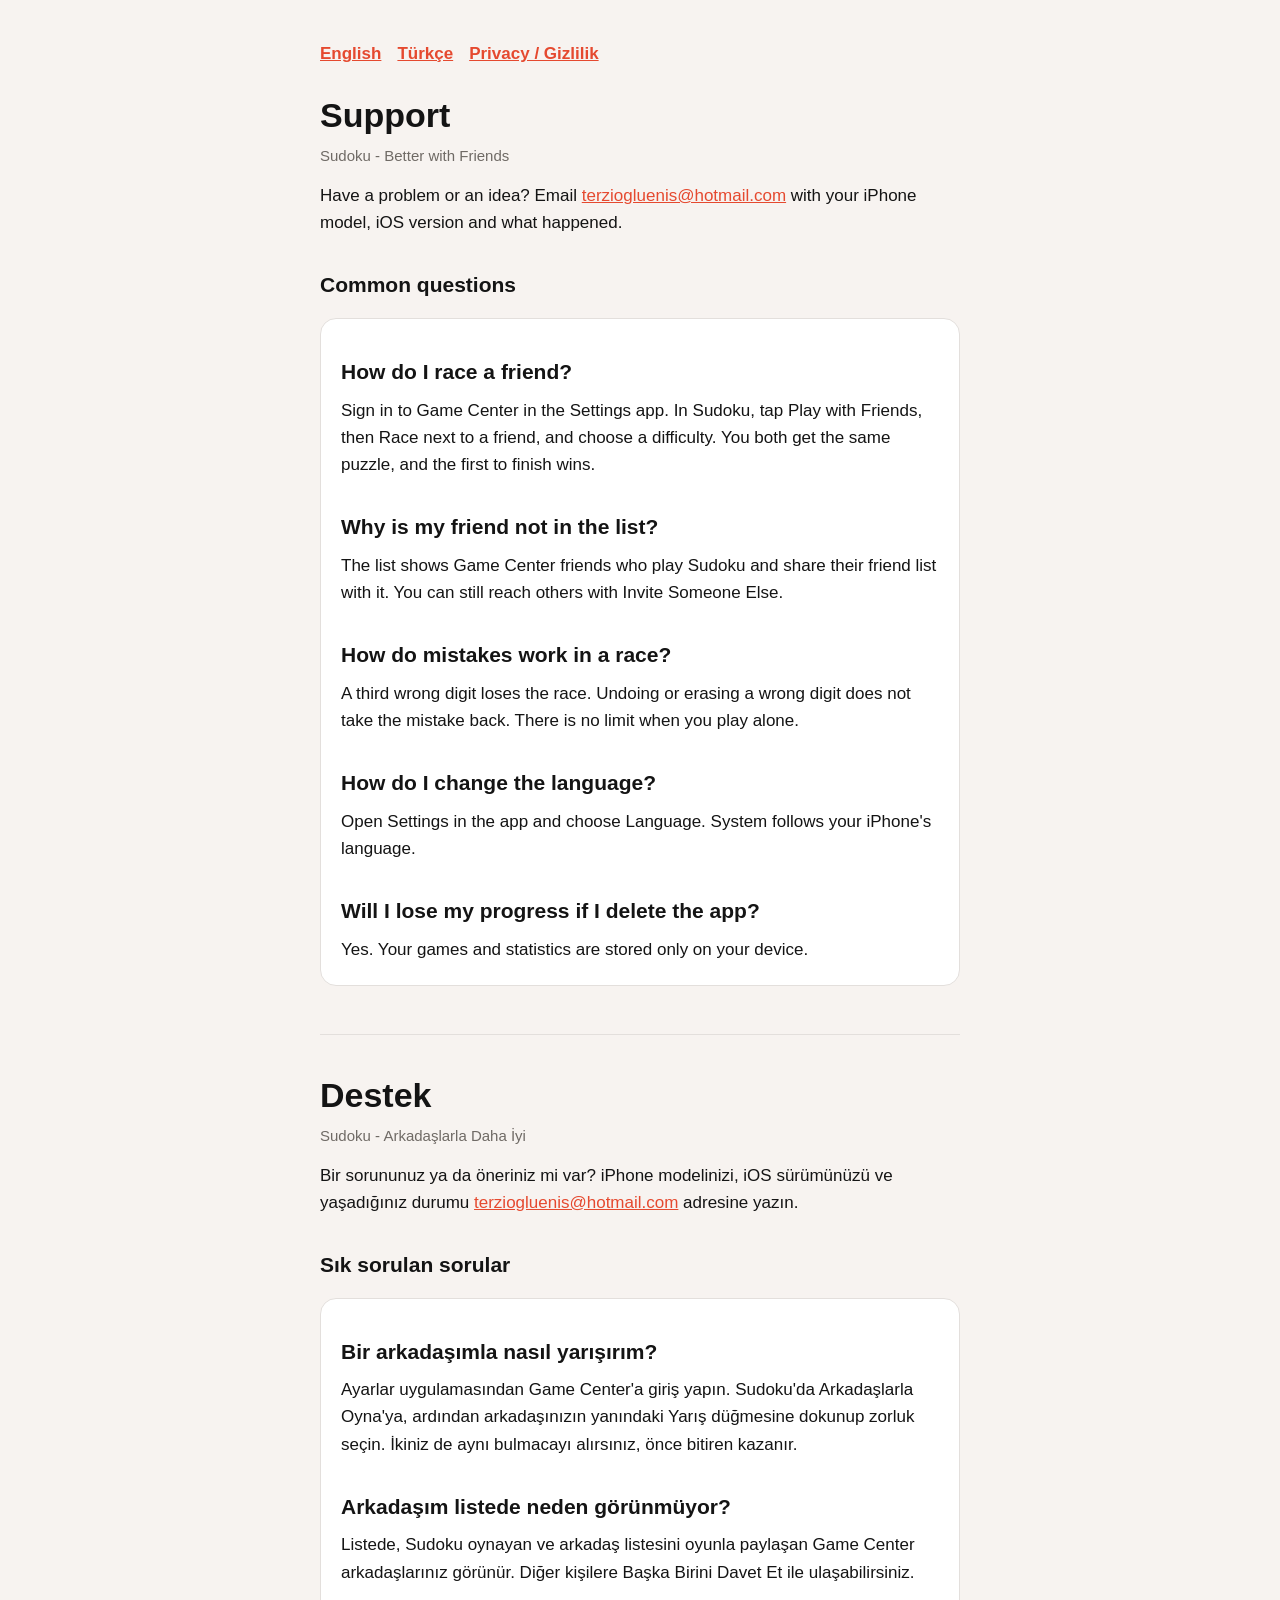
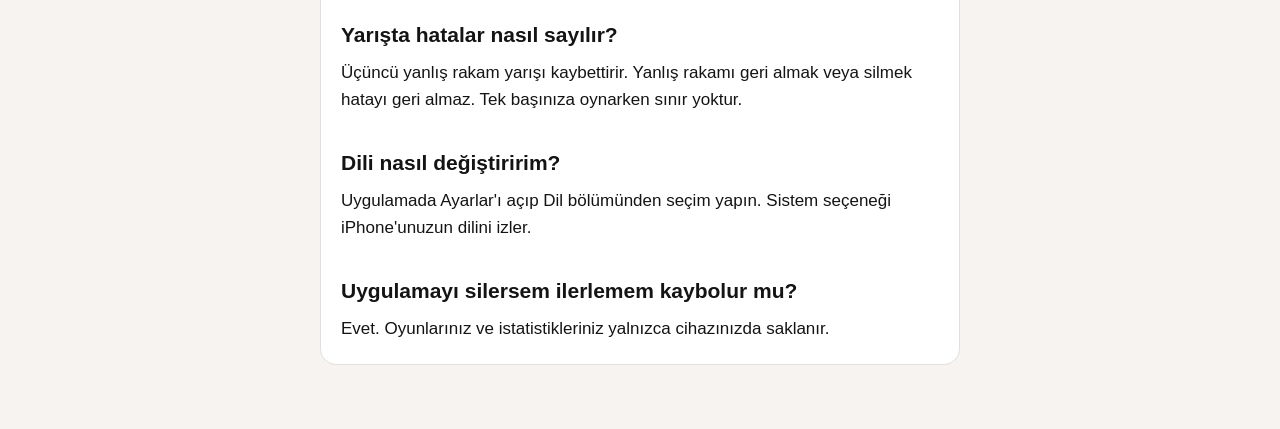
<file: index.html>
<!doctype html>
<html lang="en">
<head>
  <meta charset="utf-8">
  <meta http-equiv="refresh" content="0; url=support.html">
  <title>Sudoku</title>
</head>
<body>
  <a href="support.html">Sudoku Support</a>
</body>
</html>
</file>
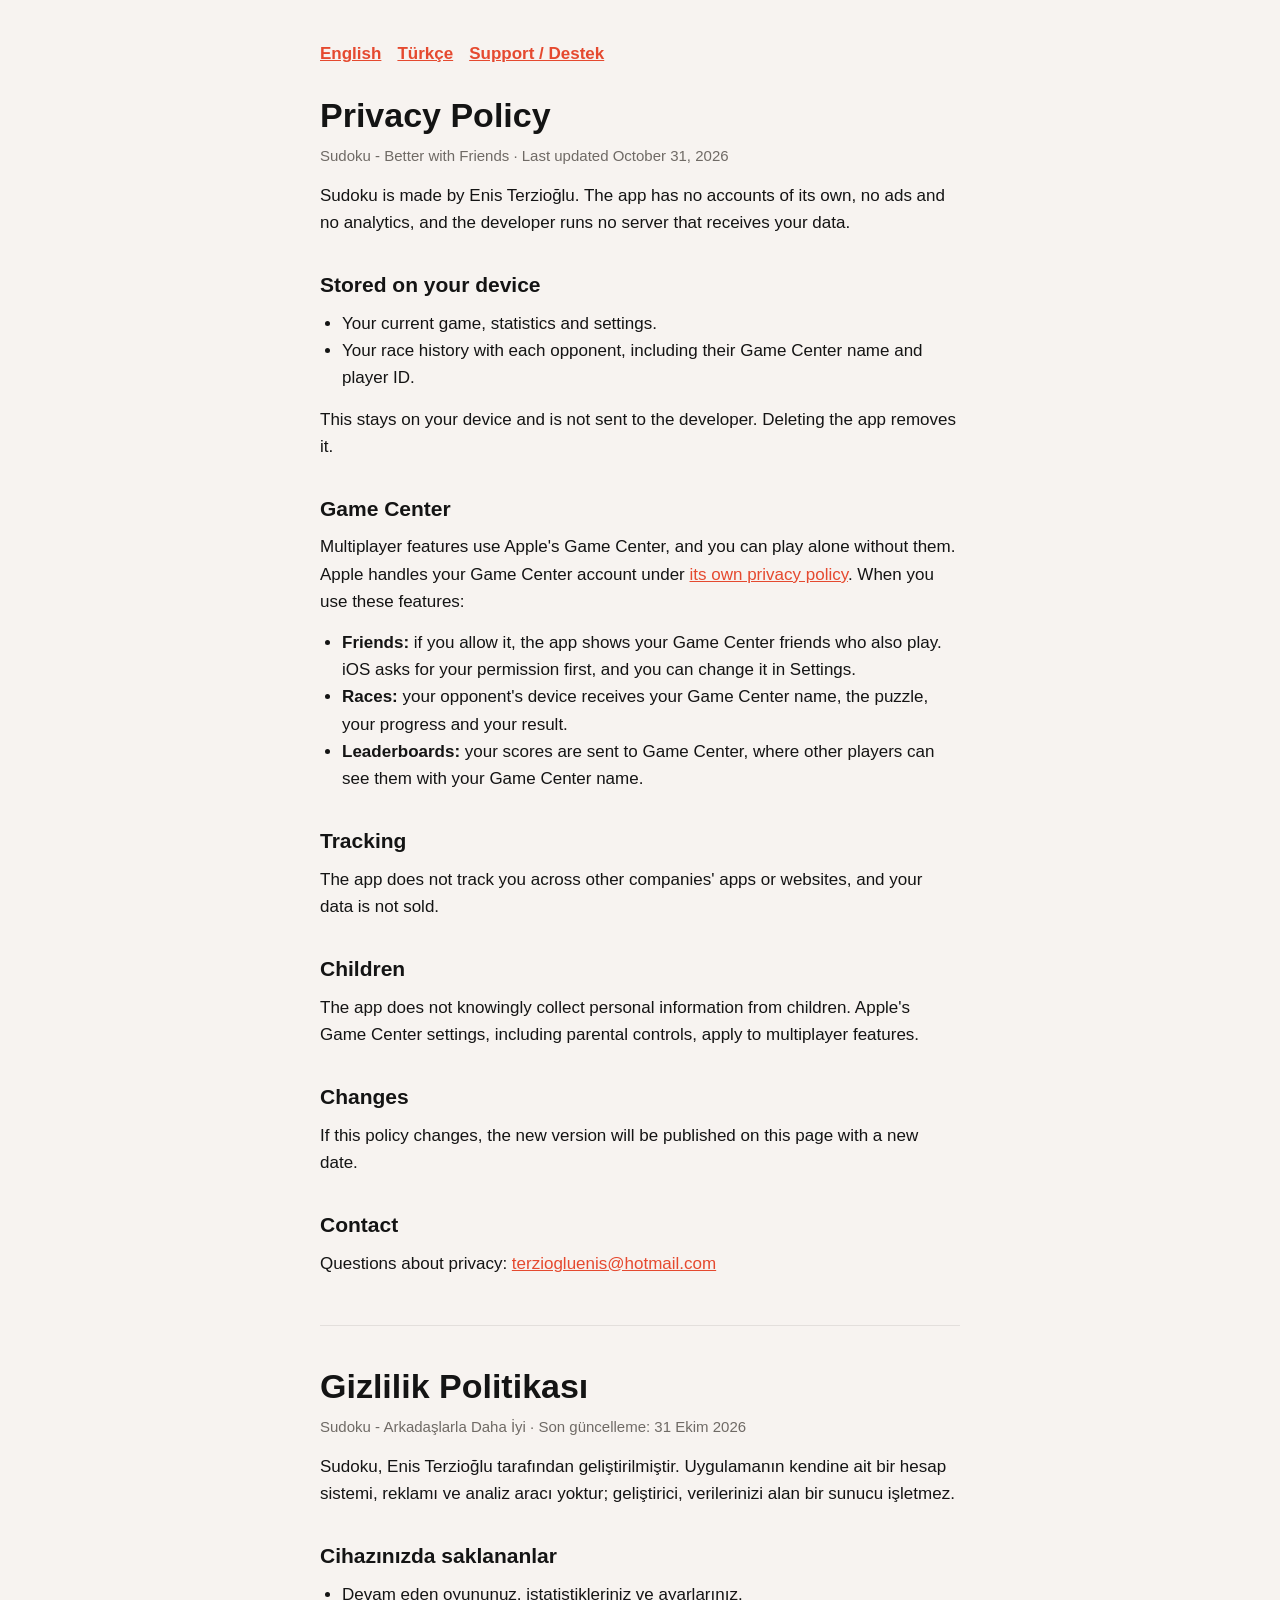
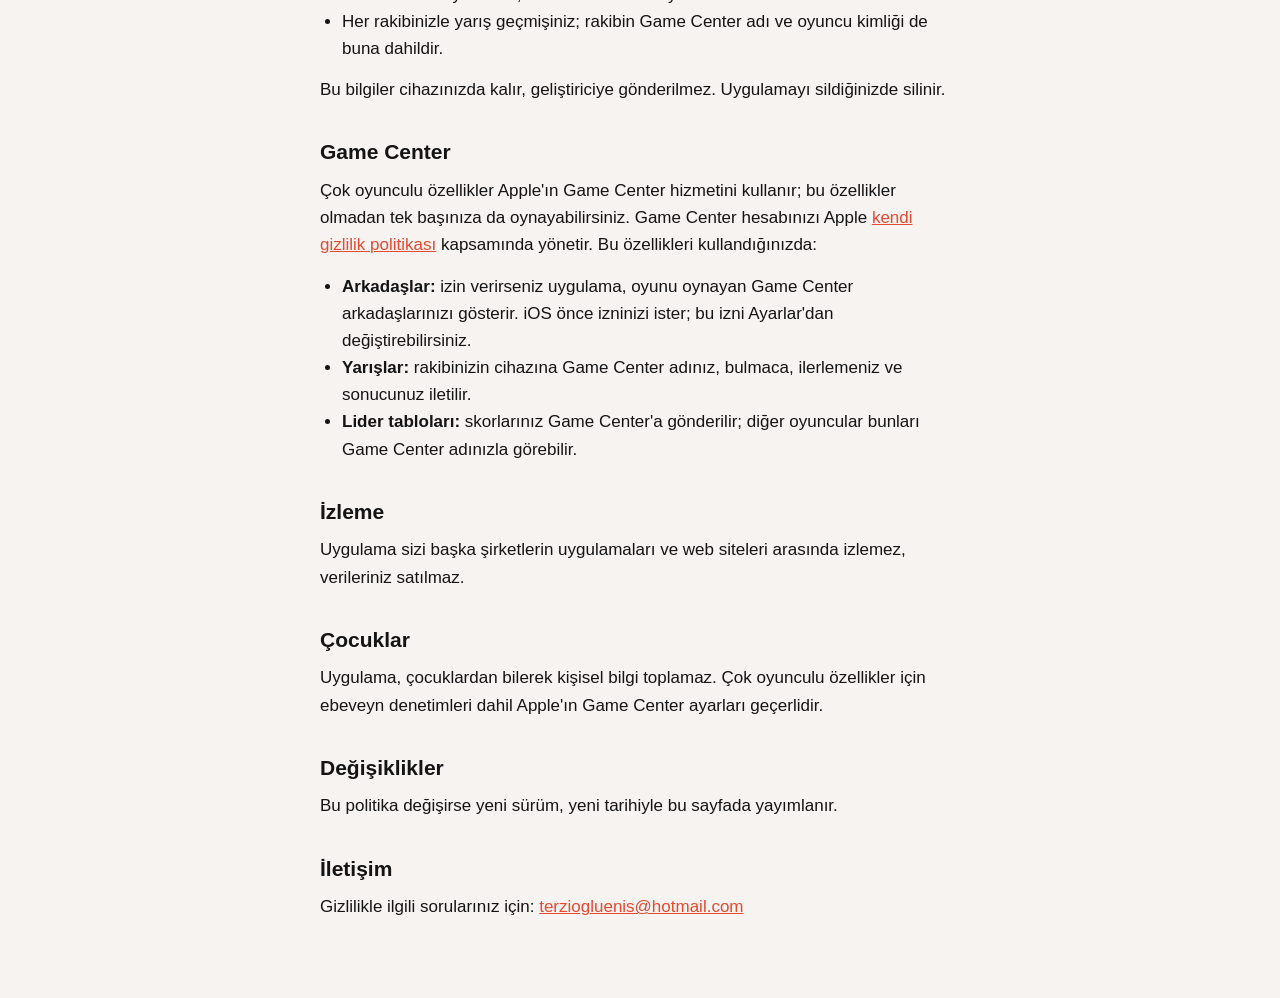
<file: privacy.html>
<!doctype html>
<html lang="en">
<head>
  <meta charset="utf-8">
  <meta name="viewport" content="width=device-width, initial-scale=1">
  <title>Sudoku Privacy Policy</title>
  <link rel="stylesheet" href="style.css">
</head>
<body>
<main>
  <nav class="switch"><a href="#en">English</a><a href="#tr">Türkçe</a><a href="support.html">Support / Destek</a></nav>

  <section id="en" lang="en">
    <h1>Privacy Policy</h1>
    <p class="muted">Sudoku - Better with Friends · Last updated October 31, 2026</p>
    <p>Sudoku is made by Enis Terzioğlu. The app has no accounts of its own, no ads and no analytics, and the developer runs no server that receives your data.</p>

    <h2>Stored on your device</h2>
    <ul>
      <li>Your current game, statistics and settings.</li>
      <li>Your race history with each opponent, including their Game Center name and player ID.</li>
    </ul>
    <p>This stays on your device and is not sent to the developer. Deleting the app removes it.</p>

    <h2>Game Center</h2>
    <p>Multiplayer features use Apple's Game Center, and you can play alone without them. Apple handles your Game Center account under <a href="https://www.apple.com/legal/privacy/">its own privacy policy</a>. When you use these features:</p>
    <ul>
      <li><strong>Friends:</strong> if you allow it, the app shows your Game Center friends who also play. iOS asks for your permission first, and you can change it in Settings.</li>
      <li><strong>Races:</strong> your opponent's device receives your Game Center name, the puzzle, your progress and your result.</li>
      <li><strong>Leaderboards:</strong> your scores are sent to Game Center, where other players can see them with your Game Center name.</li>
    </ul>

    <h2>Tracking</h2>
    <p>The app does not track you across other companies' apps or websites, and your data is not sold.</p>

    <h2>Children</h2>
    <p>The app does not knowingly collect personal information from children. Apple's Game Center settings, including parental controls, apply to multiplayer features.</p>

    <h2>Changes</h2>
    <p>If this policy changes, the new version will be published on this page with a new date.</p>

    <h2>Contact</h2>
    <p>Questions about privacy: <a href="mailto:terziogluenis@hotmail.com">terziogluenis@hotmail.com</a></p>
  </section>

  <section id="tr" lang="tr">
    <h1>Gizlilik Politikası</h1>
    <p class="muted">Sudoku - Arkadaşlarla Daha İyi · Son güncelleme: 31 Ekim 2026</p>
    <p>Sudoku, Enis Terzioğlu tarafından geliştirilmiştir. Uygulamanın kendine ait bir hesap sistemi, reklamı ve analiz aracı yoktur; geliştirici, verilerinizi alan bir sunucu işletmez.</p>

    <h2>Cihazınızda saklananlar</h2>
    <ul>
      <li>Devam eden oyununuz, istatistikleriniz ve ayarlarınız.</li>
      <li>Her rakibinizle yarış geçmişiniz; rakibin Game Center adı ve oyuncu kimliği de buna dahildir.</li>
    </ul>
    <p>Bu bilgiler cihazınızda kalır, geliştiriciye gönderilmez. Uygulamayı sildiğinizde silinir.</p>

    <h2>Game Center</h2>
    <p>Çok oyunculu özellikler Apple'ın Game Center hizmetini kullanır; bu özellikler olmadan tek başınıza da oynayabilirsiniz. Game Center hesabınızı Apple <a href="https://www.apple.com/tr/legal/privacy/">kendi gizlilik politikası</a> kapsamında yönetir. Bu özellikleri kullandığınızda:</p>
    <ul>
      <li><strong>Arkadaşlar:</strong> izin verirseniz uygulama, oyunu oynayan Game Center arkadaşlarınızı gösterir. iOS önce izninizi ister; bu izni Ayarlar'dan değiştirebilirsiniz.</li>
      <li><strong>Yarışlar:</strong> rakibinizin cihazına Game Center adınız, bulmaca, ilerlemeniz ve sonucunuz iletilir.</li>
      <li><strong>Lider tabloları:</strong> skorlarınız Game Center'a gönderilir; diğer oyuncular bunları Game Center adınızla görebilir.</li>
    </ul>

    <h2>İzleme</h2>
    <p>Uygulama sizi başka şirketlerin uygulamaları ve web siteleri arasında izlemez, verileriniz satılmaz.</p>

    <h2>Çocuklar</h2>
    <p>Uygulama, çocuklardan bilerek kişisel bilgi toplamaz. Çok oyunculu özellikler için ebeveyn denetimleri dahil Apple'ın Game Center ayarları geçerlidir.</p>

    <h2>Değişiklikler</h2>
    <p>Bu politika değişirse yeni sürüm, yeni tarihiyle bu sayfada yayımlanır.</p>

    <h2>İletişim</h2>
    <p>Gizlilikle ilgili sorularınız için: <a href="mailto:terziogluenis@hotmail.com">terziogluenis@hotmail.com</a></p>
  </section>
</main>
</body>
</html>
</file>
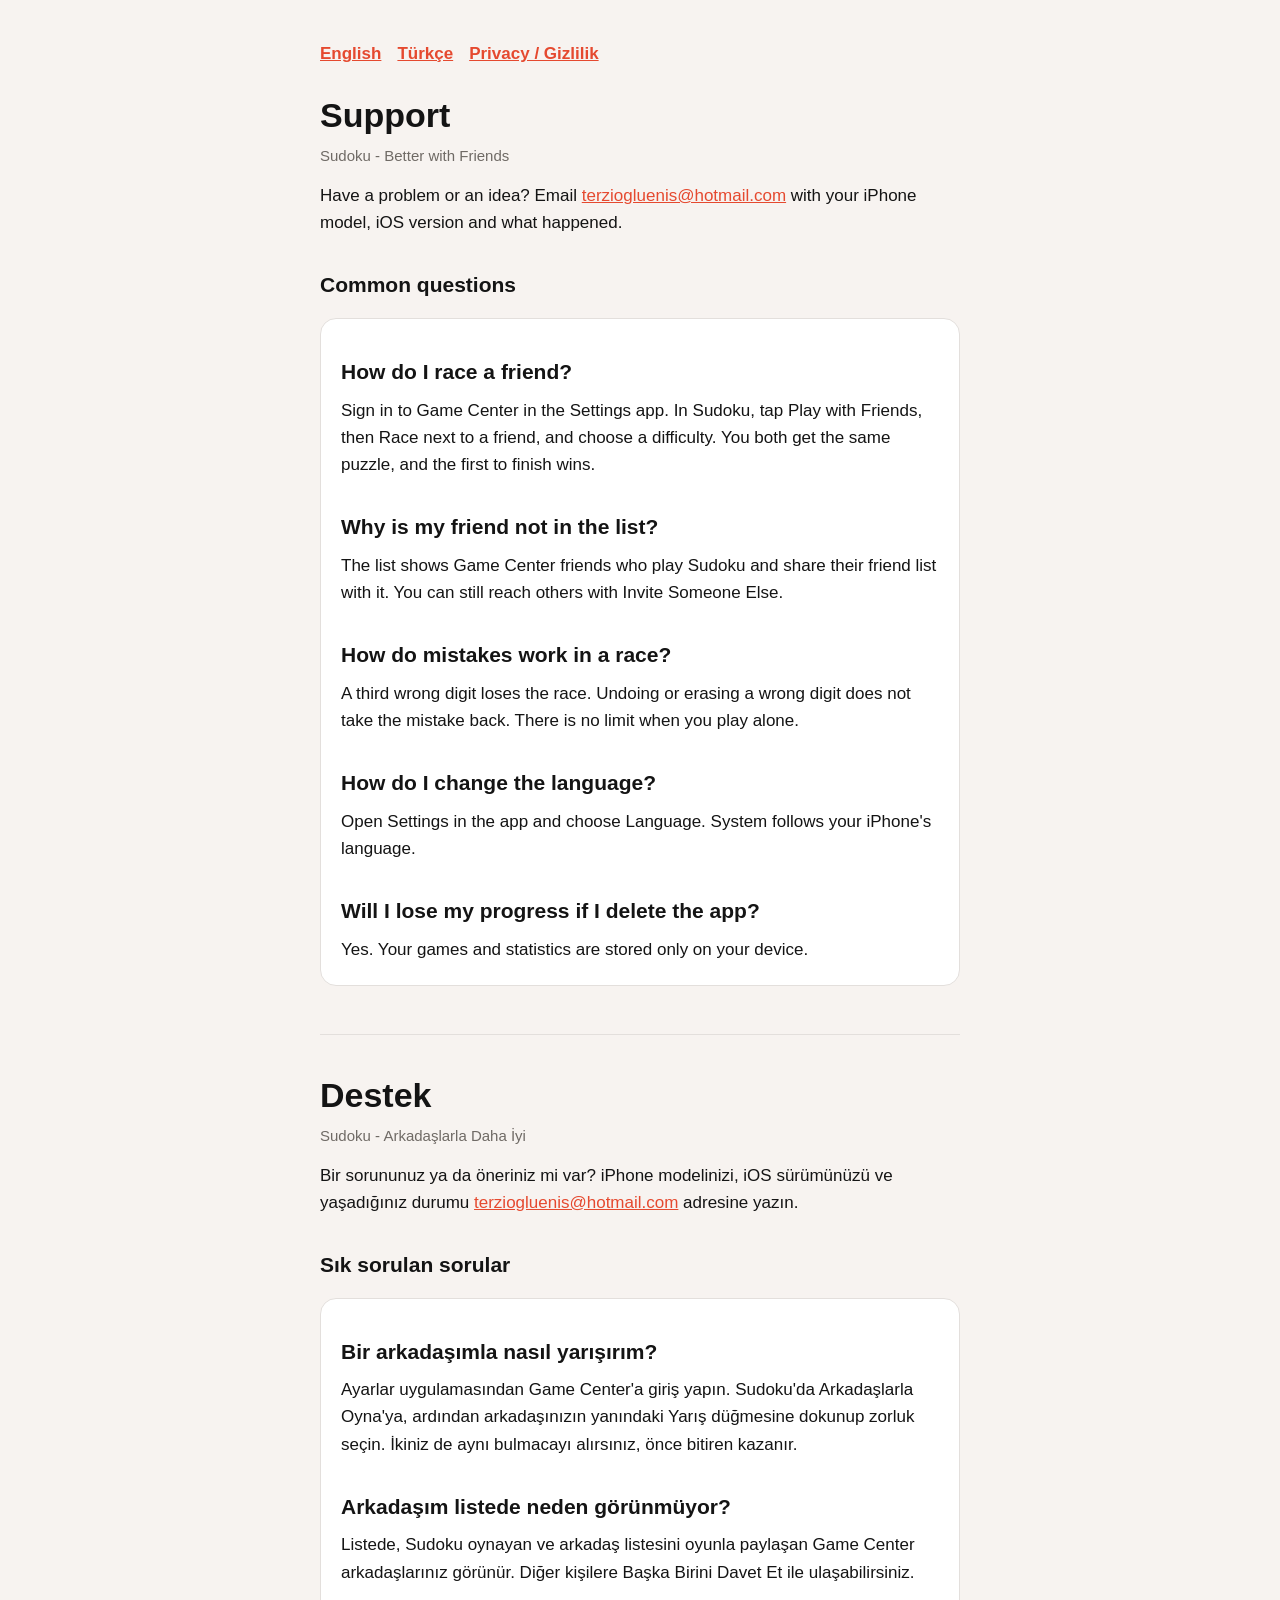
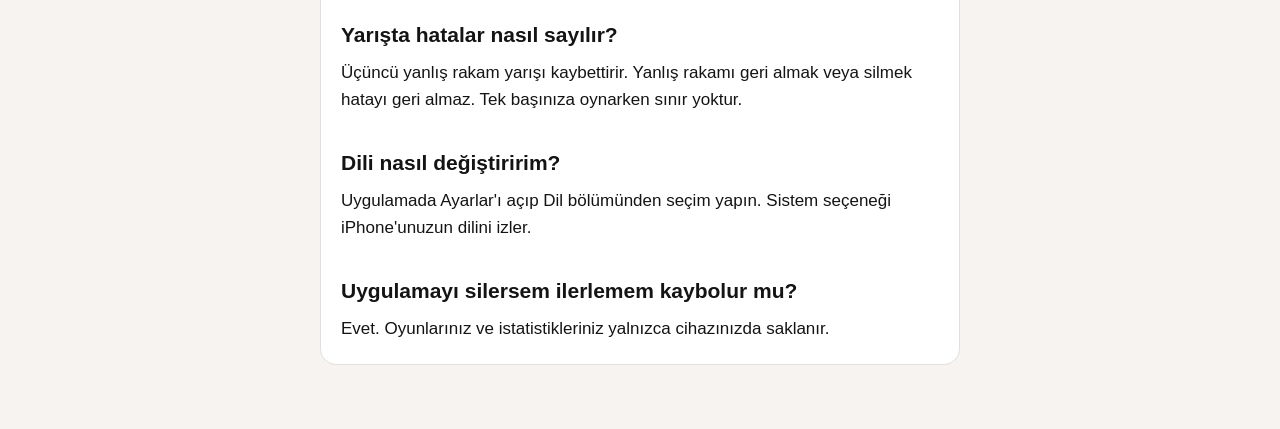
<file: support.html>
<!doctype html>
<html lang="en">
<head>
  <meta charset="utf-8">
  <meta name="viewport" content="width=device-width, initial-scale=1">
  <title>Sudoku Support</title>
  <link rel="stylesheet" href="style.css">
</head>
<body>
<main>
  <nav class="switch"><a href="#en">English</a><a href="#tr">Türkçe</a><a href="privacy.html">Privacy / Gizlilik</a></nav>

  <section id="en" lang="en">
    <h1>Support</h1>
    <p class="muted">Sudoku - Better with Friends</p>
    <p>Have a problem or an idea? Email <a href="mailto:terziogluenis@hotmail.com">terziogluenis@hotmail.com</a> with your iPhone model, iOS version and what happened.</p>

    <h2>Common questions</h2>
    <div class="card">
      <h2>How do I race a friend?</h2>
      <p>Sign in to Game Center in the Settings app. In Sudoku, tap Play with Friends, then Race next to a friend, and choose a difficulty. You both get the same puzzle, and the first to finish wins.</p>
      <h2>Why is my friend not in the list?</h2>
      <p>The list shows Game Center friends who play Sudoku and share their friend list with it. You can still reach others with Invite Someone Else.</p>
      <h2>How do mistakes work in a race?</h2>
      <p>A third wrong digit loses the race. Undoing or erasing a wrong digit does not take the mistake back. There is no limit when you play alone.</p>
      <h2>How do I change the language?</h2>
      <p>Open Settings in the app and choose Language. System follows your iPhone's language.</p>
      <h2>Will I lose my progress if I delete the app?</h2>
      <p>Yes. Your games and statistics are stored only on your device.</p>
    </div>
  </section>

  <section id="tr" lang="tr">
    <h1>Destek</h1>
    <p class="muted">Sudoku - Arkadaşlarla Daha İyi</p>
    <p>Bir sorununuz ya da öneriniz mi var? iPhone modelinizi, iOS sürümünüzü ve yaşadığınız durumu <a href="mailto:terziogluenis@hotmail.com">terziogluenis@hotmail.com</a> adresine yazın.</p>

    <h2>Sık sorulan sorular</h2>
    <div class="card">
      <h2>Bir arkadaşımla nasıl yarışırım?</h2>
      <p>Ayarlar uygulamasından Game Center'a giriş yapın. Sudoku'da Arkadaşlarla Oyna'ya, ardından arkadaşınızın yanındaki Yarış düğmesine dokunup zorluk seçin. İkiniz de aynı bulmacayı alırsınız, önce bitiren kazanır.</p>
      <h2>Arkadaşım listede neden görünmüyor?</h2>
      <p>Listede, Sudoku oynayan ve arkadaş listesini oyunla paylaşan Game Center arkadaşlarınız görünür. Diğer kişilere Başka Birini Davet Et ile ulaşabilirsiniz.</p>
      <h2>Yarışta hatalar nasıl sayılır?</h2>
      <p>Üçüncü yanlış rakam yarışı kaybettirir. Yanlış rakamı geri almak veya silmek hatayı geri almaz. Tek başınıza oynarken sınır yoktur.</p>
      <h2>Dili nasıl değiştiririm?</h2>
      <p>Uygulamada Ayarlar'ı açıp Dil bölümünden seçim yapın. Sistem seçeneği iPhone'unuzun dilini izler.</p>
      <h2>Uygulamayı silersem ilerlemem kaybolur mu?</h2>
      <p>Evet. Oyunlarınız ve istatistikleriniz yalnızca cihazınızda saklanır.</p>
    </div>
  </section>
</main>
</body>
</html>
</file>
<file: style.css>
:root {
  --bg: #f7f3f0;
  --surface: #ffffff;
  --text: #141414;
  --muted: #6f6a65;
  --border: #e3dfdc;
  --accent: #e5492f;
}

@media (prefers-color-scheme: dark) {
  :root {
    --bg: #101010;
    --surface: #19191b;
    --text: #f2f1ed;
    --muted: #a09c97;
    --border: #2a2a2c;
    --accent: #ff7a5c;
  }
}

* { box-sizing: border-box; }

body {
  margin: 0;
  background: var(--bg);
  color: var(--text);
  font: 17px/1.6 -apple-system, BlinkMacSystemFont, "Segoe UI", Roboto, sans-serif;
}

main { max-width: 680px; margin: 0 auto; padding: 40px 20px 64px; }
h1 { font-size: 34px; line-height: 1.2; margin: 0 0 8px; }
h2 { font-size: 21px; margin: 32px 0 8px; }
p, ul { margin: 0 0 14px; }
ul { padding-left: 22px; }
a { color: var(--accent); }
.muted { color: var(--muted); font-size: 15px; }
.switch { display: flex; gap: 16px; margin-bottom: 28px; font-weight: 600; }
.card { background: var(--surface); border: 1px solid var(--border); border-radius: 16px; padding: 4px 20px 8px; margin-top: 16px; }
section + section { border-top: 1px solid var(--border); margin-top: 48px; padding-top: 40px; }
</file>
